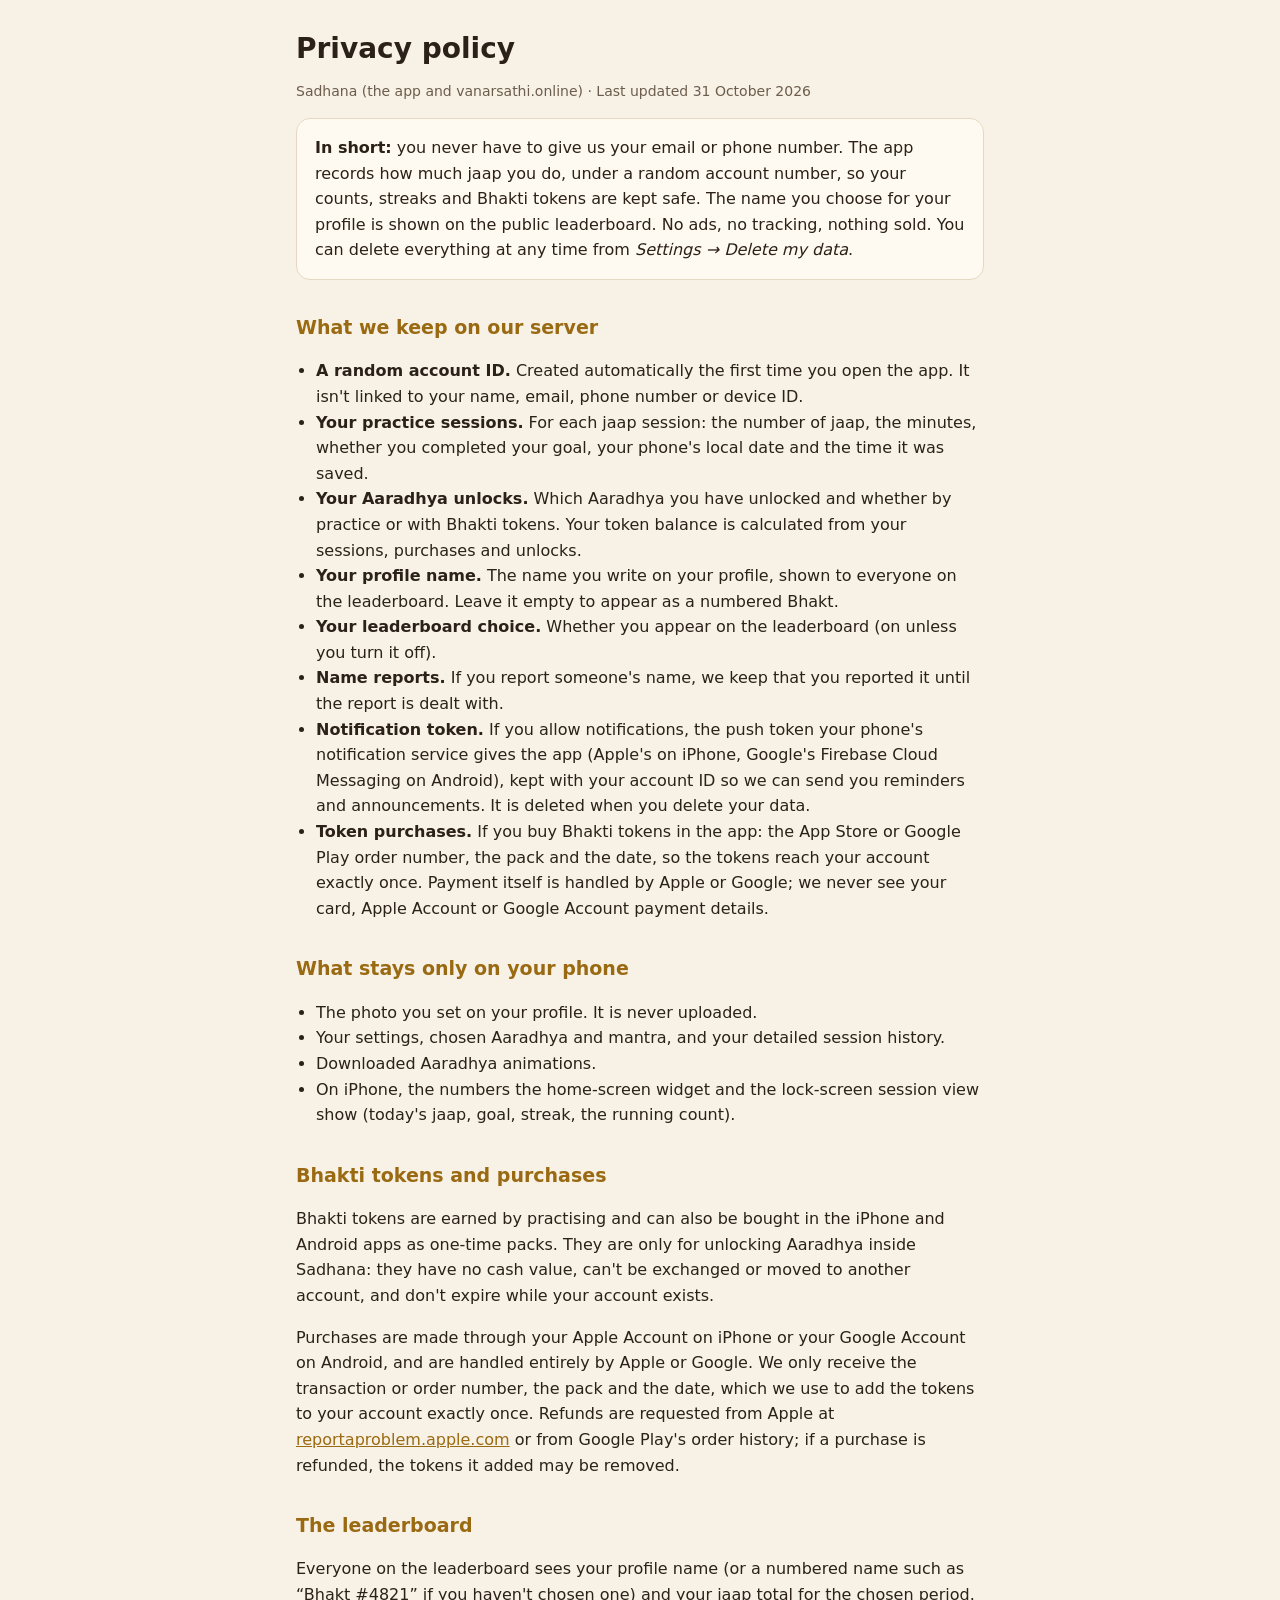
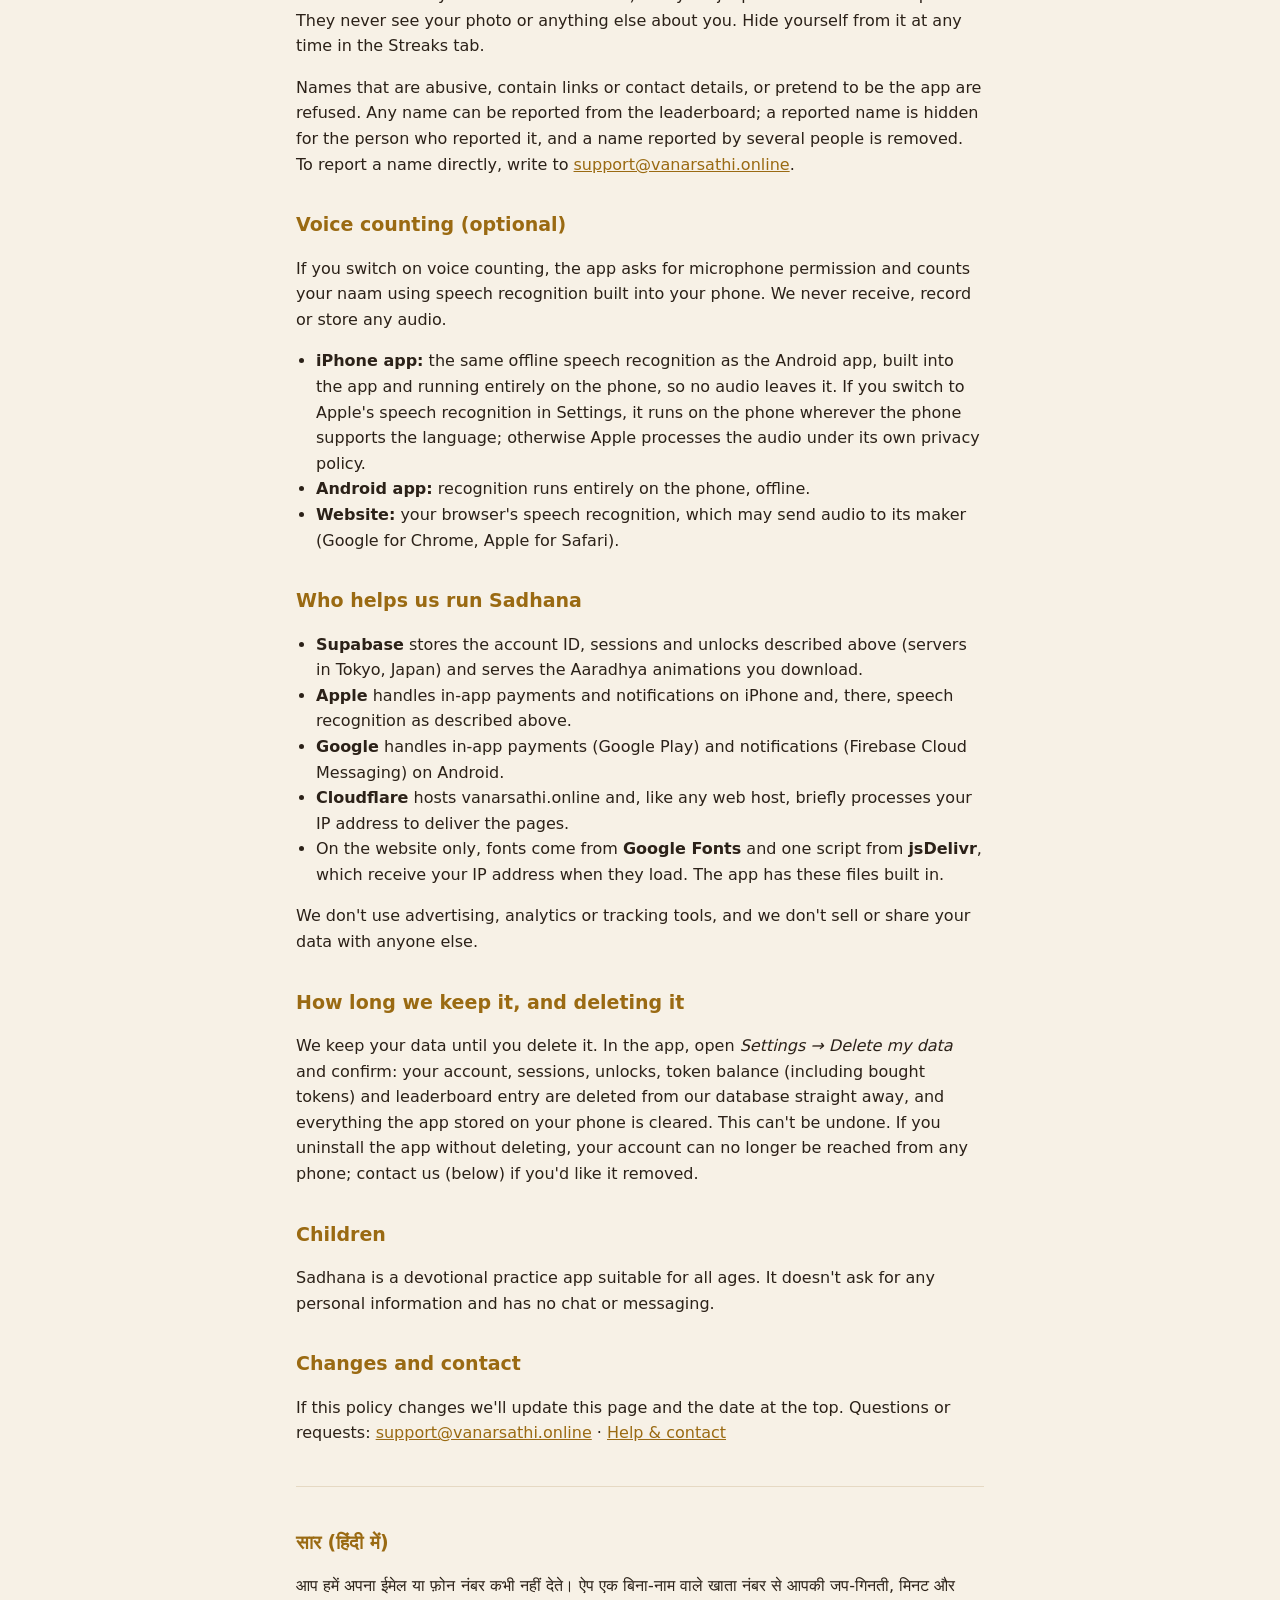
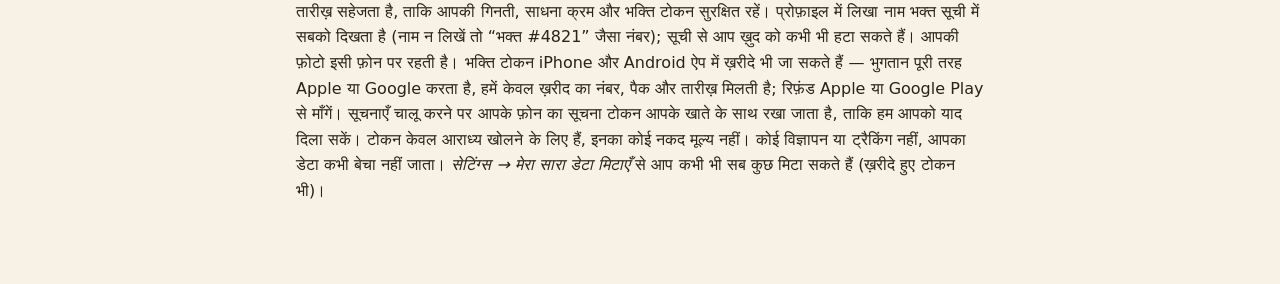
<file: privacy.html>
<!doctype html>
<html lang="en">
<head>
<meta charset="utf-8">
<meta name="viewport" content="width=device-width, initial-scale=1">
<title>Sadhana Privacy Policy</title>
<meta name="description" content="What the Sadhana naam jaap app records, where it is kept and how to delete it.">
<style>
  :root { --bg: #f7f1e6; --card: #fffaf1; --ink: #2b2118; --muted: #6d5d4c; --gold: #9a6a12; --line: #e6d9c3; }
  @media (prefers-color-scheme: dark) { :root { --bg: #17120e; --card: #211a14; --ink: #f3e9d8; --muted: #b9a88f; --gold: #e2b85a; --line: #3a2f24; } }
  * { box-sizing: border-box; }
  body { margin: 0; background: var(--bg); color: var(--ink); font: 16px/1.6 system-ui, -apple-system, "Segoe UI", "Noto Sans Devanagari", sans-serif; }
  main { max-width: 720px; margin: 0 auto; padding: 32px 16px 64px; }
  h1 { font-size: 28px; line-height: 1.2; margin: 0 0 4px; }
  h2 { font-size: 19px; margin: 32px 0 8px; color: var(--gold); }
  p, li { color: var(--ink); }
  .muted { color: var(--muted); font-size: 14px; }
  ul { padding-left: 20px; }
  .card { background: var(--card); border: 1px solid var(--line); border-radius: 14px; padding: 16px 18px; margin-top: 16px; }
  a { color: var(--gold); }
  .hi { margin-top: 40px; border-top: 1px solid var(--line); padding-top: 8px; }
</style>
</head>
<body>
<main>
  <h1>Privacy policy</h1>
  <p class="muted">Sadhana (the app and vanarsathi.online) · Last updated 31 October 2026</p>

  <div class="card">
    <strong>In short:</strong> you never have to give us your email or phone number. The app records how much jaap you do,
    under a random account number, so your counts, streaks and Bhakti tokens are kept safe. The name you choose for your
    profile is shown on the public leaderboard. No ads, no tracking, nothing sold.
    You can delete everything at any time from <em>Settings → Delete my data</em>.
  </div>

  <h2>What we keep on our server</h2>
  <ul>
    <li><strong>A random account ID.</strong> Created automatically the first time you open the app. It isn't linked to your name, email, phone number or device ID.</li>
    <li><strong>Your practice sessions.</strong> For each jaap session: the number of jaap, the minutes, whether you completed your goal, your phone's local date and the time it was saved.</li>
    <li><strong>Your Aaradhya unlocks.</strong> Which Aaradhya you have unlocked and whether by practice or with Bhakti tokens. Your token balance is calculated from your sessions, purchases and unlocks.</li>
    <li><strong>Your profile name.</strong> The name you write on your profile, shown to everyone on the leaderboard. Leave it empty to appear as a numbered Bhakt.</li>
    <li><strong>Your leaderboard choice.</strong> Whether you appear on the leaderboard (on unless you turn it off).</li>
    <li><strong>Name reports.</strong> If you report someone's name, we keep that you reported it until the report is dealt with.</li>
    <li><strong>Notification token.</strong> If you allow notifications, the push token your phone's notification service
      gives the app (Apple's on iPhone, Google's Firebase Cloud Messaging on Android), kept with your account ID so we can send
      you reminders and announcements. It is deleted when you delete your data.</li>
    <li><strong>Token purchases.</strong> If you buy Bhakti tokens in the app: the App Store or Google Play order number, the pack and the date, so the tokens reach your account exactly once. Payment itself is handled by Apple or Google; we never see your card, Apple Account or Google Account payment details.</li>
  </ul>

  <h2>What stays only on your phone</h2>
  <ul>
    <li>The photo you set on your profile. It is never uploaded.</li>
    <li>Your settings, chosen Aaradhya and mantra, and your detailed session history.</li>
    <li>Downloaded Aaradhya animations.</li>
    <li>On iPhone, the numbers the home-screen widget and the lock-screen session view show (today's jaap, goal, streak, the running count).</li>
  </ul>

  <h2>Bhakti tokens and purchases</h2>
  <p>Bhakti tokens are earned by practising and can also be bought in the iPhone and Android apps as one-time packs. They are only for
    unlocking Aaradhya inside Sadhana: they have no cash value, can't be exchanged or moved to another account, and don't expire
    while your account exists.</p>
  <p>Purchases are made through your Apple Account on iPhone or your Google Account on Android, and are handled entirely by
    Apple or Google. We only receive the transaction or order number, the pack and the date, which we use to add the tokens to
    your account exactly once. Refunds are requested from Apple at <a href="https://reportaproblem.apple.com">reportaproblem.apple.com</a>
    or from Google Play's order history; if a purchase is refunded, the tokens it added may be removed.</p>

  <h2>The leaderboard</h2>
  <p>Everyone on the leaderboard sees your profile name (or a numbered name such as “Bhakt #4821” if you haven't chosen one)
    and your jaap total for the chosen period. They never see your photo or anything else about you. Hide yourself from it
    at any time in the Streaks tab.</p>
  <p>Names that are abusive, contain links or contact details, or pretend to be the app are refused. Any name can be reported
    from the leaderboard; a reported name is hidden for the person who reported it, and a name reported by several people is
    removed. To report a name directly, write to <a href="mailto:support@vanarsathi.online">support@vanarsathi.online</a>.</p>

  <h2>Voice counting (optional)</h2>
  <p>If you switch on voice counting, the app asks for microphone permission and counts your naam using speech recognition built into
    your phone. We never receive, record or store any audio.</p>
  <ul>
    <li><strong>iPhone app:</strong> the same offline speech recognition as the Android app, built into the app and running entirely on the phone, so no audio leaves it. If you switch to Apple's speech recognition in Settings, it runs on the phone wherever the phone supports the language; otherwise Apple processes the audio under its own privacy policy.</li>
    <li><strong>Android app:</strong> recognition runs entirely on the phone, offline.</li>
    <li><strong>Website:</strong> your browser's speech recognition, which may send audio to its maker (Google for Chrome, Apple for Safari).</li>
  </ul>

  <h2>Who helps us run Sadhana</h2>
  <ul>
    <li><strong>Supabase</strong> stores the account ID, sessions and unlocks described above (servers in Tokyo, Japan) and serves the Aaradhya animations you download.</li>
    <li><strong>Apple</strong> handles in-app payments and notifications on iPhone and, there, speech recognition as described above.</li>
    <li><strong>Google</strong> handles in-app payments (Google Play) and notifications (Firebase Cloud Messaging) on Android.</li>
    <li><strong>Cloudflare</strong> hosts vanarsathi.online and, like any web host, briefly processes your IP address to deliver the pages.</li>
    <li>On the website only, fonts come from <strong>Google Fonts</strong> and one script from <strong>jsDelivr</strong>, which receive your IP address when they load. The app has these files built in.</li>
  </ul>
  <p>We don't use advertising, analytics or tracking tools, and we don't sell or share your data with anyone else.</p>

  <h2>How long we keep it, and deleting it</h2>
  <p>We keep your data until you delete it. In the app, open <em>Settings → Delete my data</em> and confirm: your account, sessions,
    unlocks, token balance (including bought tokens) and leaderboard entry are deleted from our database straight away, and everything the app stored on your phone is cleared.
    This can't be undone. If you uninstall the app without deleting, your account can no longer be reached from any phone; contact us
    (below) if you'd like it removed.</p>

  <h2>Children</h2>
  <p>Sadhana is a devotional practice app suitable for all ages. It doesn't ask for any personal information and has no chat or messaging.</p>

  <h2>Changes and contact</h2>
  <p>If this policy changes we'll update this page and the date at the top. Questions or requests:
    <a href="mailto:support@vanarsathi.online">support@vanarsathi.online</a> · <a href="support.html">Help &amp; contact</a></p>

  <div class="hi" lang="hi">
    <h2>सार (हिंदी में)</h2>
    <p>आप हमें अपना ईमेल या फ़ोन नंबर कभी नहीं देते। ऐप एक बिना-नाम वाले खाता नंबर से आपकी जप-गिनती, मिनट और तारीख़ सहेजता है,
      ताकि आपकी गिनती, साधना क्रम और भक्ति टोकन सुरक्षित रहें। प्रोफ़ाइल में लिखा नाम भक्त सूची में सबको दिखता है (नाम न लिखें तो
      “भक्त #4821” जैसा नंबर); सूची से आप ख़ुद को कभी भी हटा सकते हैं। आपकी फ़ोटो इसी फ़ोन पर रहती है। भक्ति टोकन iPhone और Android ऐप में
      ख़रीदे भी जा सकते हैं — भुगतान पूरी तरह Apple या Google करता है, हमें केवल ख़रीद का नंबर, पैक और तारीख़ मिलती है; रिफ़ंड Apple या
      Google Play से माँगें। सूचनाएँ चालू करने पर आपके फ़ोन का सूचना टोकन आपके खाते के साथ रखा जाता है, ताकि हम आपको याद दिला सकें।
      टोकन केवल आराध्य खोलने के लिए हैं, इनका कोई नकद मूल्य नहीं। कोई विज्ञापन या ट्रैकिंग नहीं, आपका डेटा कभी बेचा नहीं जाता।
      <em>सेटिंग्स → मेरा सारा डेटा मिटाएँ</em> से आप कभी भी सब कुछ मिटा सकते हैं (ख़रीदे हुए टोकन भी)।</p>
  </div>
</main>
</body>
</html>
</file>
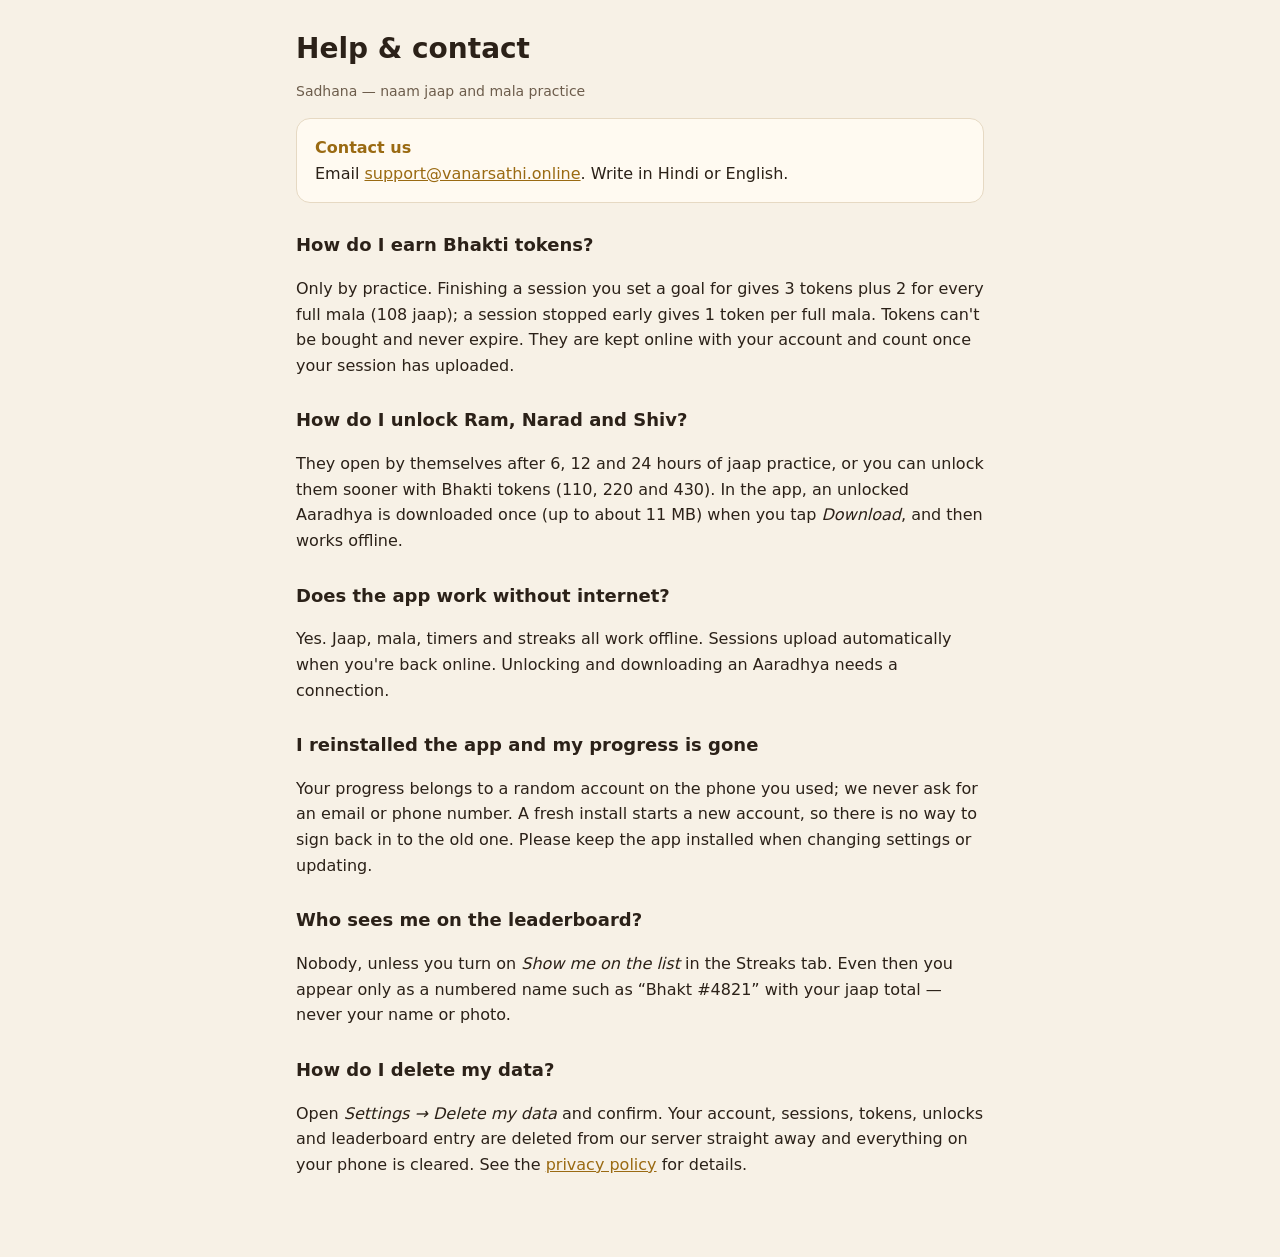
<file: support.html>
<!doctype html>
<html lang="en">
<head>
<meta charset="utf-8">
<meta name="viewport" content="width=device-width, initial-scale=1">
<title>Sadhana Help</title>
<meta name="description" content="Help and contact for the Sadhana naam jaap app.">
<style>
  :root { --bg: #f7f1e6; --card: #fffaf1; --ink: #2b2118; --muted: #6d5d4c; --gold: #9a6a12; --line: #e6d9c3; }
  @media (prefers-color-scheme: dark) { :root { --bg: #17120e; --card: #211a14; --ink: #f3e9d8; --muted: #b9a88f; --gold: #e2b85a; --line: #3a2f24; } }
  * { box-sizing: border-box; }
  body { margin: 0; background: var(--bg); color: var(--ink); font: 16px/1.6 system-ui, -apple-system, "Segoe UI", "Noto Sans Devanagari", sans-serif; }
  main { max-width: 720px; margin: 0 auto; padding: 32px 16px 64px; }
  h1 { font-size: 28px; line-height: 1.2; margin: 0 0 4px; }
  h2 { font-size: 18px; margin: 28px 0 6px; }
  .muted { color: var(--muted); font-size: 14px; }
  .card { background: var(--card); border: 1px solid var(--line); border-radius: 14px; padding: 16px 18px; margin-top: 16px; }
  .card strong { color: var(--gold); }
  a { color: var(--gold); }
</style>
</head>
<body>
<main>
  <h1>Help &amp; contact</h1>
  <p class="muted">Sadhana — naam jaap and mala practice</p>

  <div class="card">
    <strong>Contact us</strong><br>
    Email <a href="mailto:support@vanarsathi.online">support@vanarsathi.online</a>. Write in Hindi or English.
  </div>

  <h2>How do I earn Bhakti tokens?</h2>
  <p>Only by practice. Finishing a session you set a goal for gives 3 tokens plus 2 for every full mala (108 jaap); a session stopped early gives
    1 token per full mala. Tokens can't be bought and never expire. They are kept online with your account and count once your session has uploaded.</p>

  <h2>How do I unlock Ram, Narad and Shiv?</h2>
  <p>They open by themselves after 6, 12 and 24 hours of jaap practice, or you can unlock them sooner with Bhakti tokens (110, 220 and 430).
    In the app, an unlocked Aaradhya is downloaded once (up to about 11 MB) when you tap <em>Download</em>, and then works offline.</p>

  <h2>Does the app work without internet?</h2>
  <p>Yes. Jaap, mala, timers and streaks all work offline. Sessions upload automatically when you're back online. Unlocking and downloading
    an Aaradhya needs a connection.</p>

  <h2>I reinstalled the app and my progress is gone</h2>
  <p>Your progress belongs to a random account on the phone you used; we never ask for an email or phone number. A fresh install starts a new account,
    so there is no way to sign back in to the old one. Please keep the app installed when changing settings or updating.</p>

  <h2>Who sees me on the leaderboard?</h2>
  <p>Nobody, unless you turn on <em>Show me on the list</em> in the Streaks tab. Even then you appear only as a numbered name such as
    “Bhakt #4821” with your jaap total — never your name or photo.</p>

  <h2>How do I delete my data?</h2>
  <p>Open <em>Settings → Delete my data</em> and confirm. Your account, sessions, tokens, unlocks and leaderboard entry are deleted from our
    server straight away and everything on your phone is cleared. See the <a href="privacy.html">privacy policy</a> for details.</p>
</main>
</body>
</html>
</file>
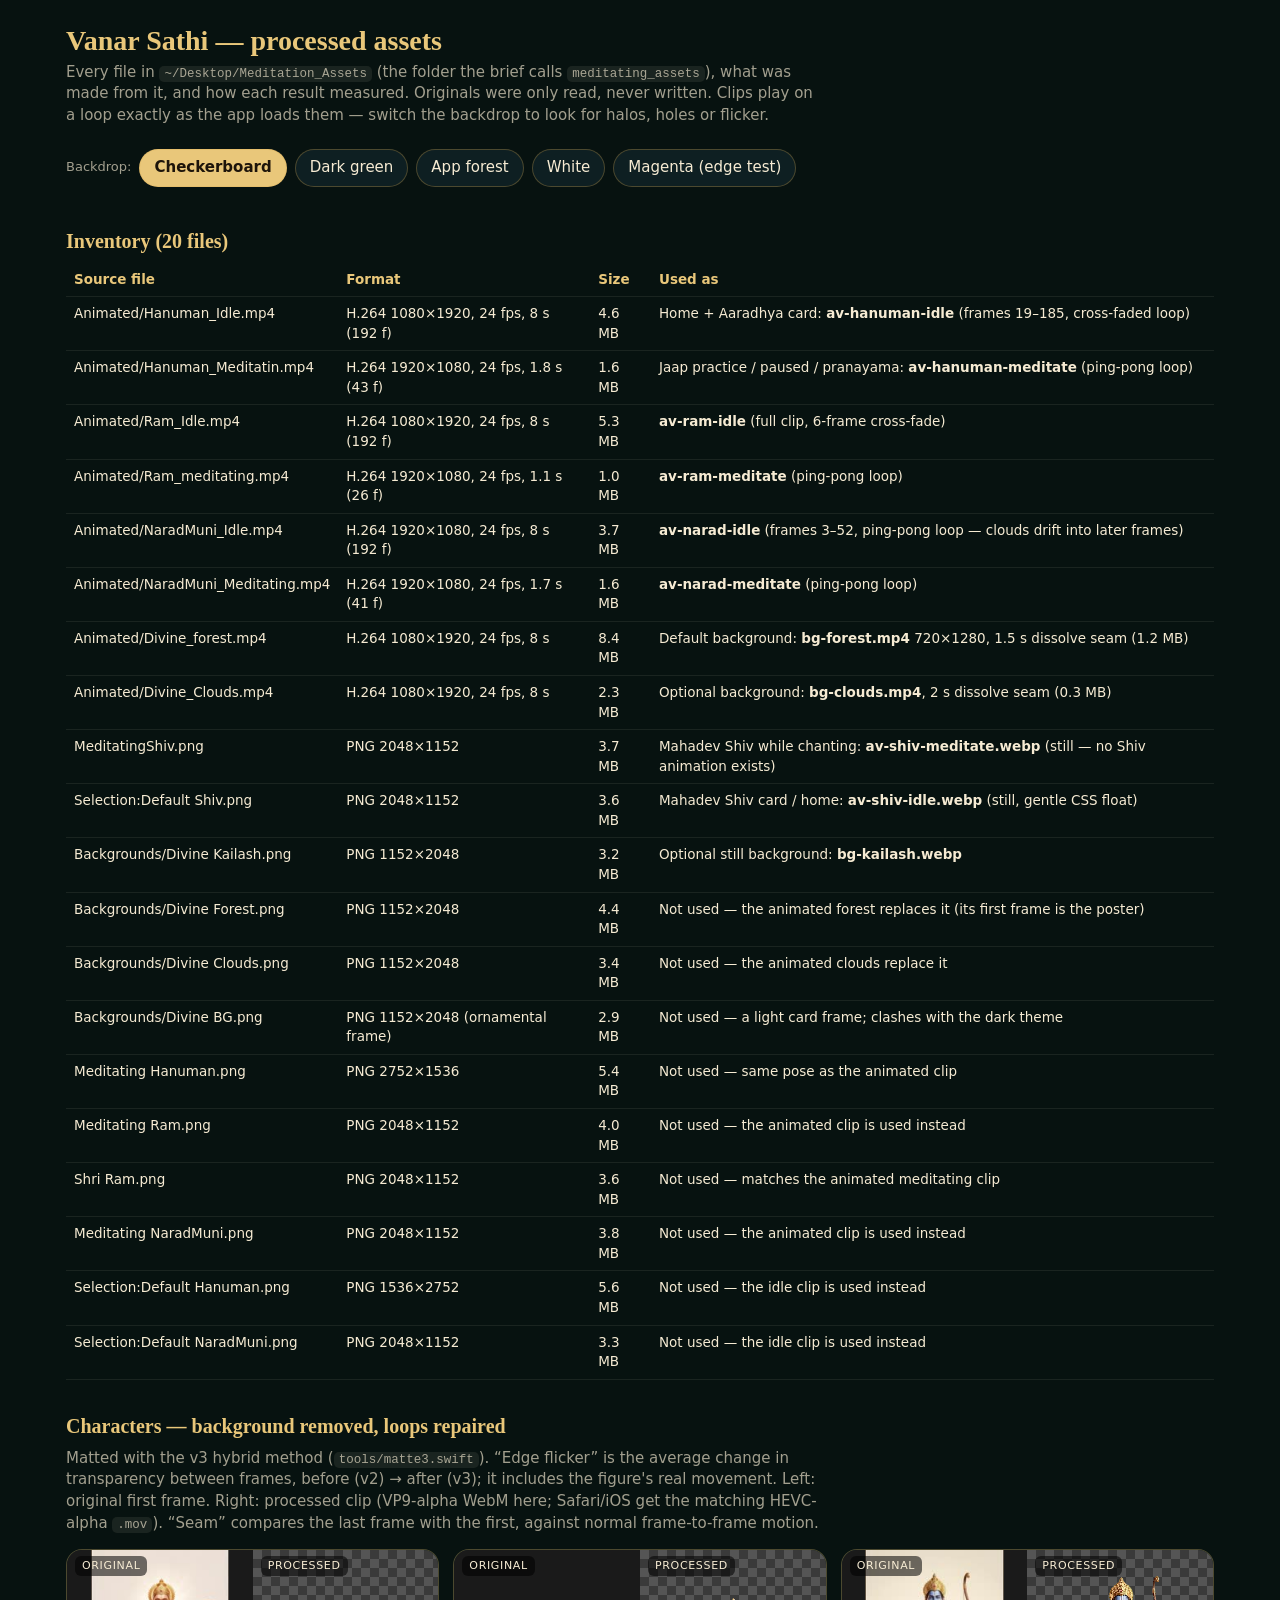
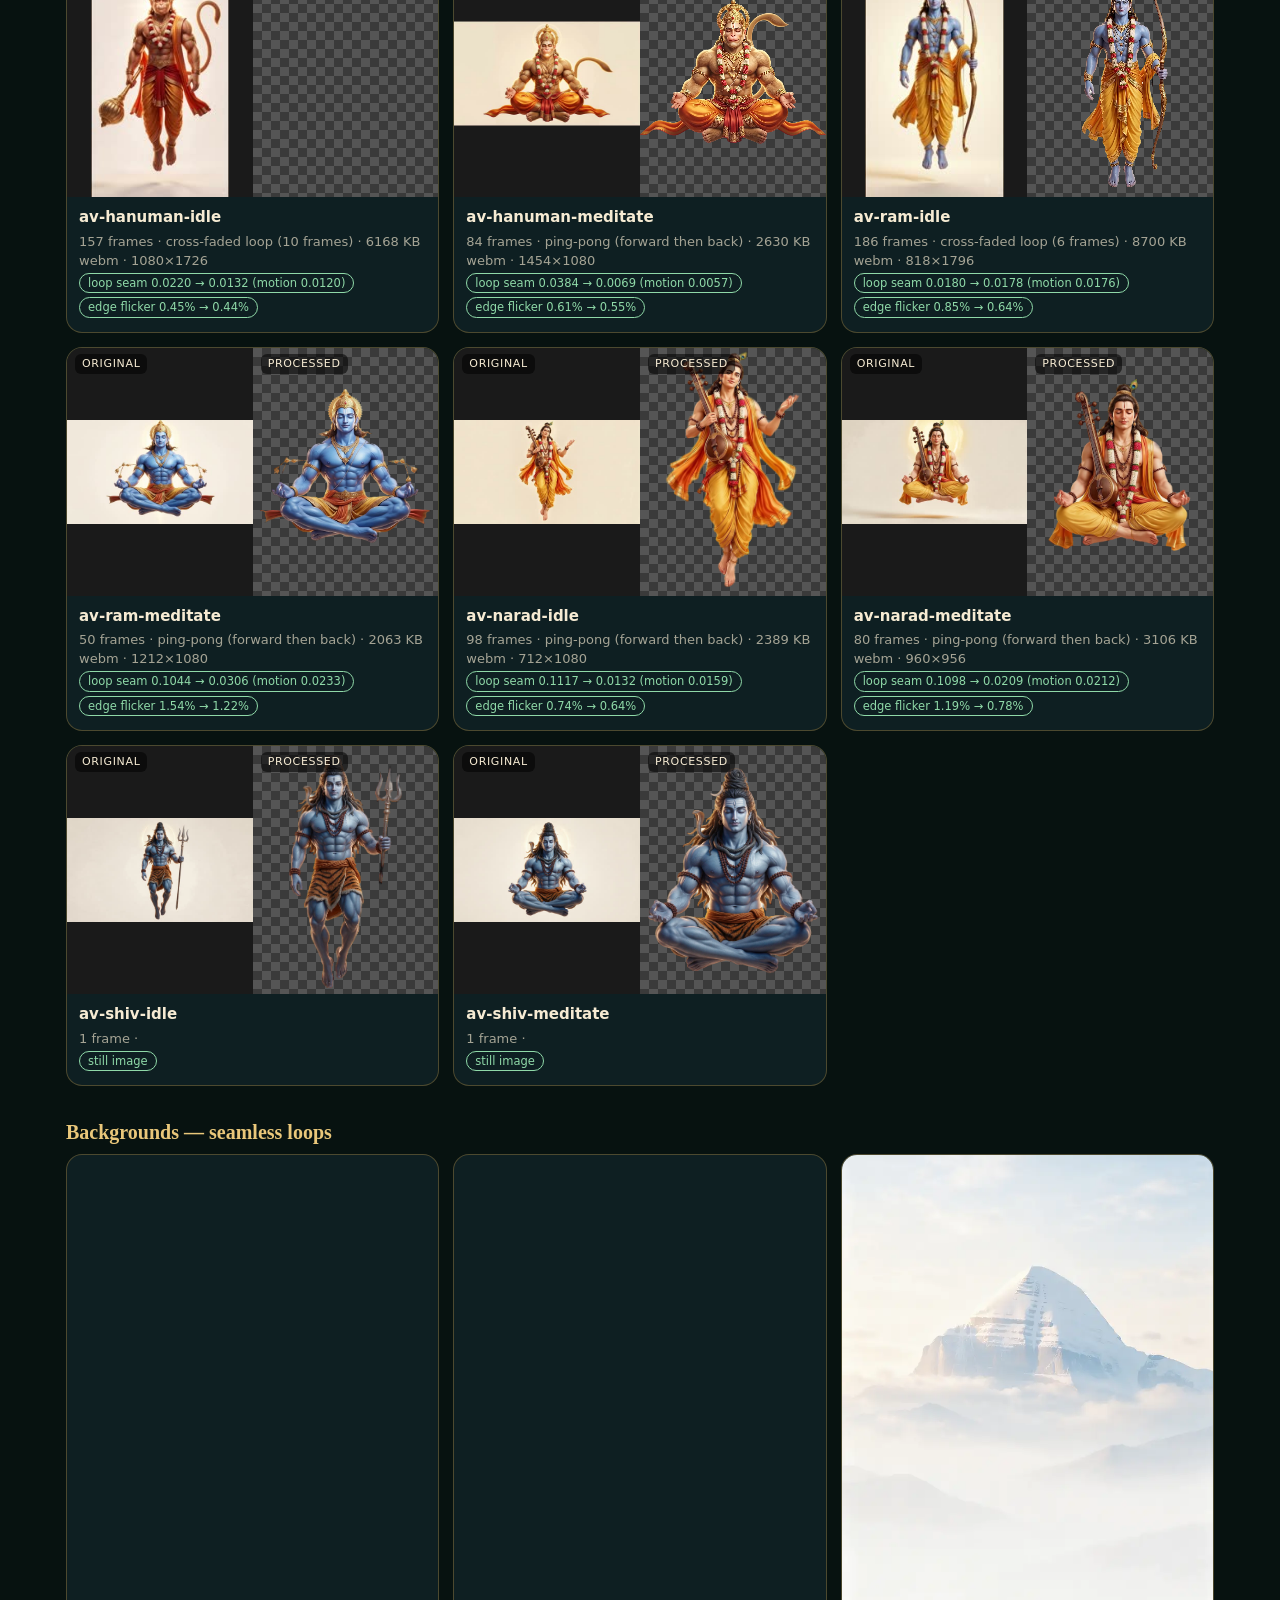
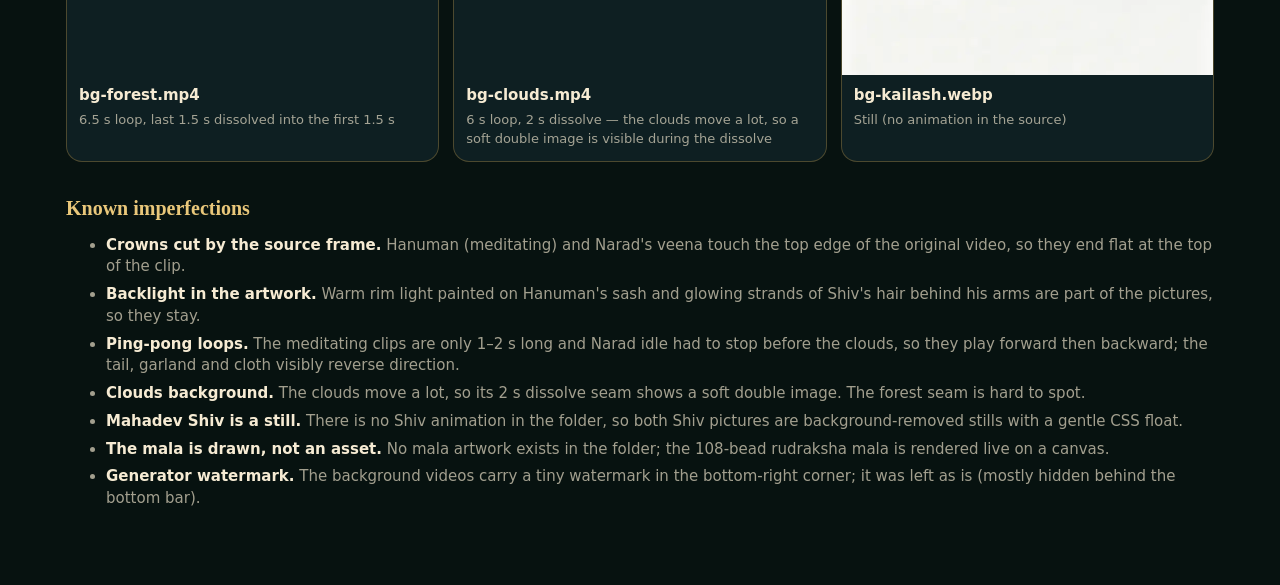
<file: tools/asset-preview.html>
<!DOCTYPE html>
<html lang="en">
<head>
<meta charset="UTF-8">
<meta name="viewport" content="width=device-width, initial-scale=1">
<title>Asset Preview · Vanar Sathi</title>
<style>
  :root { --bg: #071210; --card: #0E1F22; --line: rgba(217,168,78,.3); --ivory: #F6EBD3; --dim: rgba(246,235,211,.65); --gold: #E9C77A; --bad: #E58B6A; --ok: #8FD9A8; }
  * { box-sizing: border-box; }
  body { margin: 0; background: var(--bg); color: var(--ivory); font: 15px/1.45 system-ui, -apple-system, 'Segoe UI', sans-serif; }
  main { max-width: 1180px; margin: 0 auto; padding: 24px 16px 60px; }
  h1 { font: 600 28px/1.2 Georgia, serif; margin: 0 0 4px; color: var(--gold); }
  h2 { font: 600 20px/1.2 Georgia, serif; margin: 34px 0 10px; color: var(--gold); }
  p.lead { color: var(--dim); margin: 0 0 14px; max-width: 760px; }
  .bar { display: flex; flex-wrap: wrap; gap: 8px; align-items: center; margin: 14px 0; position: sticky; top: 0; z-index: 5; padding: 8px 0; background: var(--bg); }
  .bar button { font: inherit; color: var(--ivory); background: var(--card); border: 1px solid var(--line); border-radius: 999px; padding: 7px 14px; cursor: pointer; }
  .bar button[aria-pressed="true"] { background: var(--gold); color: #1d140a; font-weight: 600; }
  table { width: 100%; border-collapse: collapse; font-size: 13.5px; }
  th, td { text-align: left; padding: 7px 8px; border-bottom: 1px solid rgba(246,235,211,.08); vertical-align: top; }
  th { color: var(--gold); font-weight: 600; }
  .grid { display: grid; grid-template-columns: repeat(auto-fill, minmax(340px, 1fr)); gap: 14px; }
  .card { background: var(--card); border: 1px solid var(--line); border-radius: 16px; overflow: hidden; }
  .pair { display: grid; grid-template-columns: 1fr 1fr; }
  .pair figure { margin: 0; position: relative; aspect-ratio: 3 / 4; }
  .pair figcaption { position: absolute; left: 8px; top: 6px; font-size: 11px; letter-spacing: .06em; text-transform: uppercase; background: rgba(0,0,0,.55); padding: 2px 7px; border-radius: 6px; z-index: 2; }
  .pair img, .pair video { position: absolute; inset: 0; width: 100%; height: 100%; object-fit: contain; }
  .src { background: #1a1a1a; }
  .stage { background-color: #0d2620; }
  body[data-bgmode="checker"] .stage { background: repeating-conic-gradient(#3a3a3a 0 25%, #555 0 50%) 0 0 / 18px 18px; }
  body[data-bgmode="forest"] .stage { background: #0d2620 url('../assets/bg-forest-poster.webp') center / cover; }
  body[data-bgmode="white"] .stage { background: #fff; }
  body[data-bgmode="magenta"] .stage { background: #ff00ff; }
  .info { padding: 10px 12px 12px; font-size: 13px; color: var(--dim); }
  .info b { color: var(--ivory); font-weight: 600; }
  .info h3 { margin: 0 0 4px; font-size: 15px; color: var(--ivory); }
  .tag { display: inline-block; font-size: 11.5px; padding: 1px 8px; border-radius: 999px; border: 1px solid currentColor; margin: 2px 4px 2px 0; }
  .ok { color: var(--ok); } .warn { color: var(--gold); } .bad { color: var(--bad); }
  .bgcard video { width: 100%; aspect-ratio: 9 / 16; object-fit: cover; display: block; max-height: 520px; }
  ul.notes li { margin-bottom: 6px; color: var(--dim); } ul.notes b { color: var(--ivory); }
  code { background: rgba(246,235,211,.08); padding: 1px 5px; border-radius: 5px; font-size: 12.5px; }
</style>
</head>
<body data-bgmode="checker">
<main>
  <h1>Vanar Sathi — processed assets</h1>
  <p class="lead">Every file in <code>~/Desktop/Meditation_Assets</code> (the folder the brief calls <code>meditating_assets</code>), what was made from it, and how each result measured. Originals were only read, never written. Clips play on a loop exactly as the app loads them — switch the backdrop to look for halos, holes or flicker.</p>

  <div class="bar" role="group" aria-label="Backdrop">
    <span style="color:var(--dim);font-size:13px">Backdrop:</span>
    <button data-bg="checker" aria-pressed="true">Checkerboard</button>
    <button data-bg="dark" aria-pressed="false">Dark green</button>
    <button data-bg="forest" aria-pressed="false">App forest</button>
    <button data-bg="white" aria-pressed="false">White</button>
    <button data-bg="magenta" aria-pressed="false">Magenta (edge test)</button>
  </div>

  <h2>Inventory (20 files)</h2>
  <table id="inv"><thead><tr><th>Source file</th><th>Format</th><th>Size</th><th>Used as</th></tr></thead><tbody></tbody></table>

  <h2>Characters — background removed, loops repaired</h2>
  <p class="lead">Matted with the v3 hybrid method (<code>tools/matte3.swift</code>). “Edge flicker” is the average change in transparency between frames, before (v2) → after (v3); it includes the figure's real movement. Left: original first frame. Right: processed clip (VP9-alpha WebM here; Safari/iOS get the matching HEVC-alpha <code>.mov</code>). “Seam” compares the last frame with the first, against normal frame-to-frame motion.</p>
  <div class="grid" id="chars"></div>

  <h2>Backgrounds — seamless loops</h2>
  <div class="grid" id="bgs"></div>

  <h2>Known imperfections</h2>
  <ul class="notes" id="notes"></ul>
</main>
<script>
const INV = [
  ['Animated/Hanuman_Idle.mp4', 'H.264 1080×1920, 24 fps, 8 s (192 f)', '4.6 MB', 'Home + Aaradhya card: <b>av-hanuman-idle</b> (frames 19–185, cross-faded loop)'],
  ['Animated/Hanuman_Meditatin.mp4', 'H.264 1920×1080, 24 fps, 1.8 s (43 f)', '1.6 MB', 'Jaap practice / paused / pranayama: <b>av-hanuman-meditate</b> (ping-pong loop)'],
  ['Animated/Ram_Idle.mp4', 'H.264 1080×1920, 24 fps, 8 s (192 f)', '5.3 MB', '<b>av-ram-idle</b> (full clip, 6-frame cross-fade)'],
  ['Animated/Ram_meditating.mp4', 'H.264 1920×1080, 24 fps, 1.1 s (26 f)', '1.0 MB', '<b>av-ram-meditate</b> (ping-pong loop)'],
  ['Animated/NaradMuni_Idle.mp4', 'H.264 1920×1080, 24 fps, 8 s (192 f)', '3.7 MB', '<b>av-narad-idle</b> (frames 3–52, ping-pong loop — clouds drift into later frames)'],
  ['Animated/NaradMuni_Meditating.mp4', 'H.264 1920×1080, 24 fps, 1.7 s (41 f)', '1.6 MB', '<b>av-narad-meditate</b> (ping-pong loop)'],
  ['Animated/Divine_forest.mp4', 'H.264 1080×1920, 24 fps, 8 s', '8.4 MB', 'Default background: <b>bg-forest.mp4</b> 720×1280, 1.5 s dissolve seam (1.2 MB)'],
  ['Animated/Divine_Clouds.mp4', 'H.264 1080×1920, 24 fps, 8 s', '2.3 MB', 'Optional background: <b>bg-clouds.mp4</b>, 2 s dissolve seam (0.3 MB)'],
  ['MeditatingShiv.png', 'PNG 2048×1152', '3.7 MB', 'Mahadev Shiv while chanting: <b>av-shiv-meditate.webp</b> (still — no Shiv animation exists)'],
  ['Selection:Default Shiv.png', 'PNG 2048×1152', '3.6 MB', 'Mahadev Shiv card / home: <b>av-shiv-idle.webp</b> (still, gentle CSS float)'],
  ['Backgrounds/Divine Kailash.png', 'PNG 1152×2048', '3.2 MB', 'Optional still background: <b>bg-kailash.webp</b>'],
  ['Backgrounds/Divine Forest.png', 'PNG 1152×2048', '4.4 MB', 'Not used — the animated forest replaces it (its first frame is the poster)'],
  ['Backgrounds/Divine Clouds.png', 'PNG 1152×2048', '3.4 MB', 'Not used — the animated clouds replace it'],
  ['Backgrounds/Divine BG.png', 'PNG 1152×2048 (ornamental frame)', '2.9 MB', 'Not used — a light card frame; clashes with the dark theme'],
  ['Meditating Hanuman.png', 'PNG 2752×1536', '5.4 MB', 'Not used — same pose as the animated clip'],
  ['Meditating Ram.png', 'PNG 2048×1152', '4.0 MB', 'Not used — the animated clip is used instead'],
  ['Shri Ram.png', 'PNG 2048×1152', '3.6 MB', 'Not used — matches the animated meditating clip'],
  ['Meditating NaradMuni.png', 'PNG 2048×1152', '3.8 MB', 'Not used — the animated clip is used instead'],
  ['Selection:Default Hanuman.png', 'PNG 1536×2752', '5.6 MB', 'Not used — the idle clip is used instead'],
  ['Selection:Default NaradMuni.png', 'PNG 2048×1152', '3.3 MB', 'Not used — the idle clip is used instead']
];
document.querySelector('#inv tbody').innerHTML = INV.map(r => `<tr><td>${r[0]}</td><td>${r[1]}</td><td>${r[2]}</td><td>${r[3]}</td></tr>`).join('');

const CHARS = [
  ['hanuman-idle', 'Hanuman_Idle'], ['hanuman-meditate', 'Hanuman_Meditatin'], ['ram-idle', 'Ram_Idle'], ['ram-meditate', 'Ram_meditating'],
  ['narad-idle', 'NaradMuni_Idle'], ['narad-meditate', 'NaradMuni_Meditating'], ['shiv-idle', 'Selection_Default_Shiv'], ['shiv-meditate', 'MeditatingShiv']
];
fetch('preview/report.json').then(r => r.json()).catch(() => ({})).then(rep => {
  document.getElementById('chars').innerHTML = CHARS.map(([key, src]) => {
    const r = rep[key] || {}, still = key.startsWith('shiv');
    const media = still ? `<img src="../assets/av-${key}.webp" alt="">` : `<video src="../assets/av-${key}.webm" poster="../assets/av-${key}.webp" muted playsinline autoplay loop></video>`;
    const seamOk = r.seam_after != null && r.seam_after <= Math.max(r.consec * 2.2, 0.012);
    const tags = still ? '<span class="tag ok">still image</span>' : [
      `<span class="tag ${seamOk ? 'ok' : 'warn'}">loop seam ${r.seam_before?.toFixed(4)} → ${r.seam_after?.toFixed(4)} (motion ${r.consec?.toFixed(4)})</span>`,
      `<span class="tag ${r.flicker_v3 < r.flicker_v2 ? 'ok' : 'warn'}">edge flicker ${r.flicker_v2?.toFixed(2)}% → ${r.flicker_v3?.toFixed(2)}%</span>`
    ].join('');
    return `<div class="card"><div class="pair"><figure class="src"><figcaption>original</figcaption><img src="preview/src-${src}.jpg" alt=""></figure><figure class="stage"><figcaption>processed</figcaption>${media}</figure></div>
      <div class="info"><h3>av-${key}</h3>${still ? '1 frame' : `${r.frames} frames · ${r.loop}`} · ${r.size || ''} ${r.out ? '· ' + r.out.join('×') : ''}<br>${tags}</div></div>`;
  }).join('');
  document.getElementById('bgs').innerHTML = [['bg-forest', 'Divine_forest', '6.5 s loop, last 1.5 s dissolved into the first 1.5 s'], ['bg-clouds', 'Divine_Clouds', '6 s loop, 2 s dissolve — the clouds move a lot, so a soft double image is visible during the dissolve']]
    .map(([k, s, n]) => `<div class="card bgcard"><video src="../assets/${k}.mp4" muted playsinline autoplay loop></video><div class="info"><h3>${k}.mp4</h3>${n}</div></div>`).join('')
    + `<div class="card bgcard"><img src="../assets/bg-kailash.webp" alt="" style="width:100%;aspect-ratio:9/16;object-fit:cover;display:block;max-height:520px"><div class="info"><h3>bg-kailash.webp</h3>Still (no animation in the source)</div></div>`;
  document.getElementById('notes').innerHTML = (rep.notes || []).map(n => `<li>${n}</li>`).join('');
});
document.querySelectorAll('.bar button').forEach(b => b.addEventListener('click', () => {
  document.body.dataset.bgmode = b.dataset.bg;
  document.querySelectorAll('.bar button').forEach(x => x.setAttribute('aria-pressed', String(x === b)));
}));
</script>
</body>
</html>
</file>
